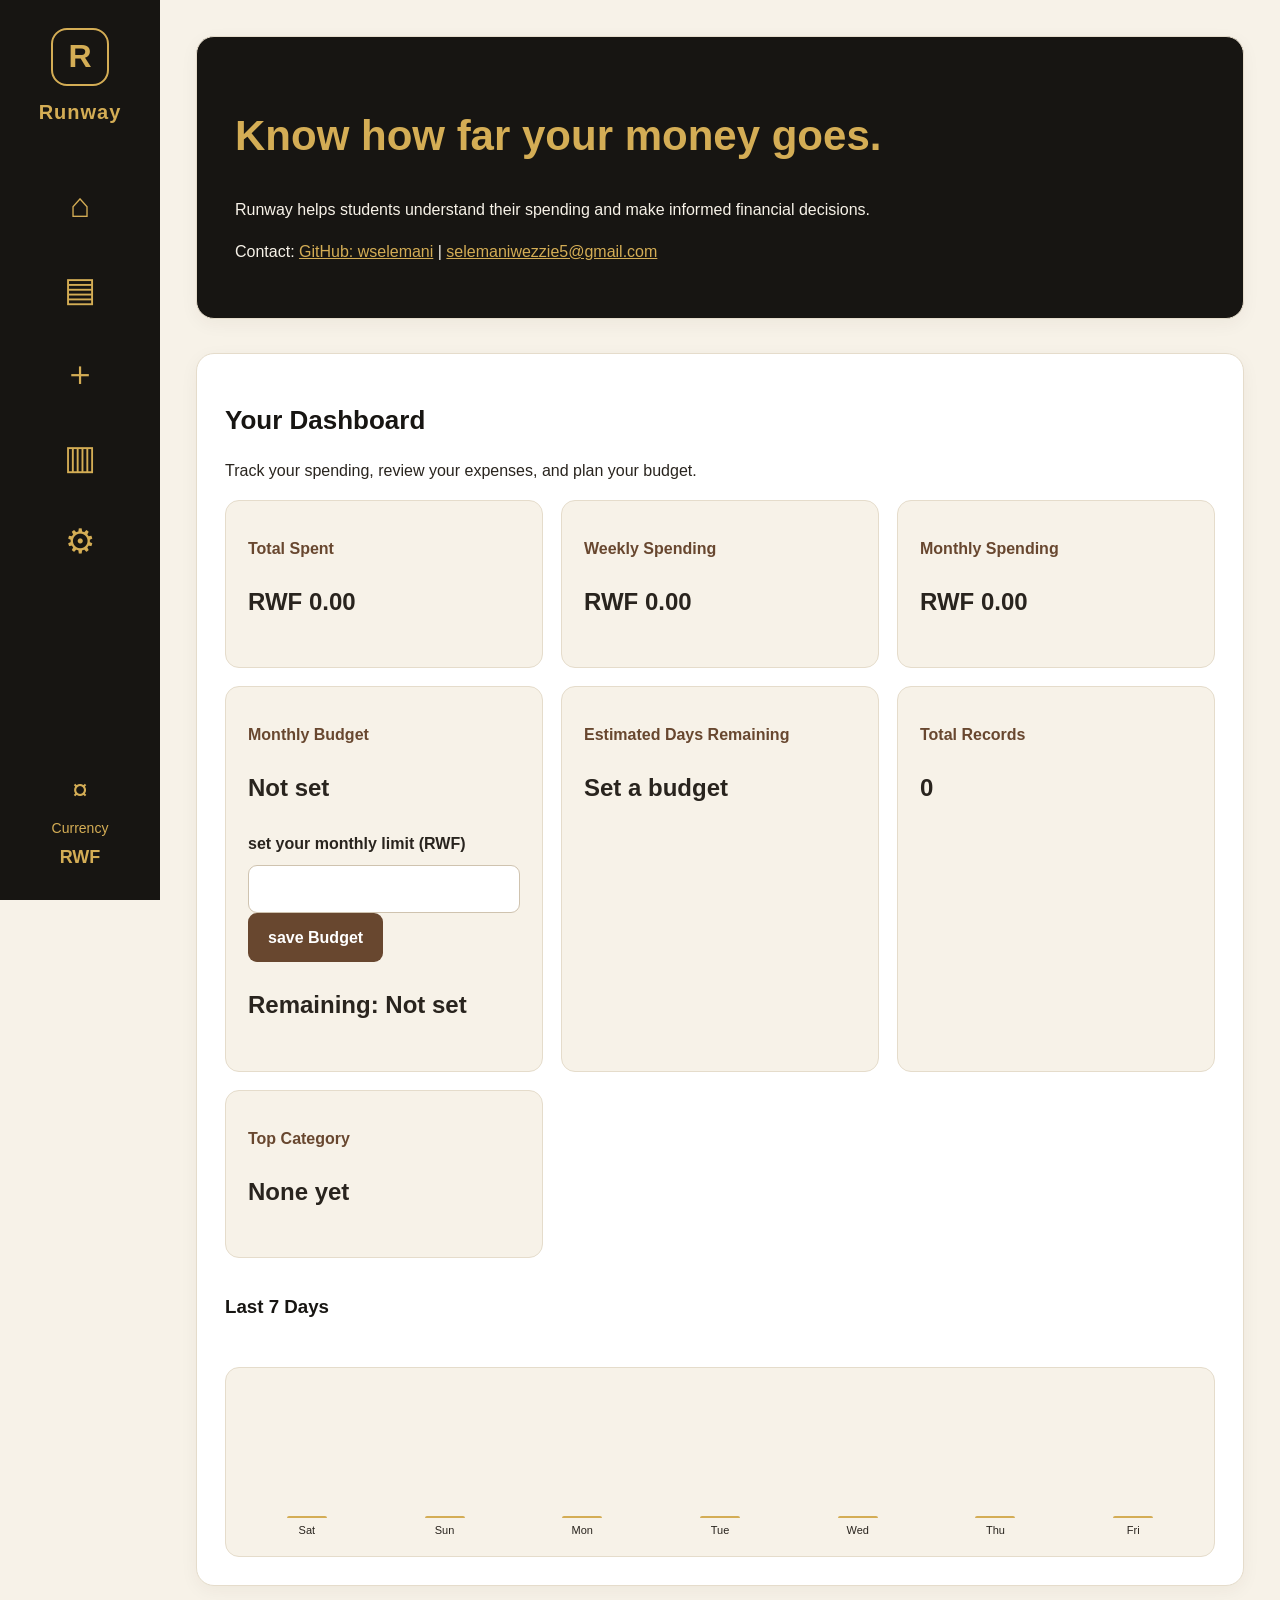
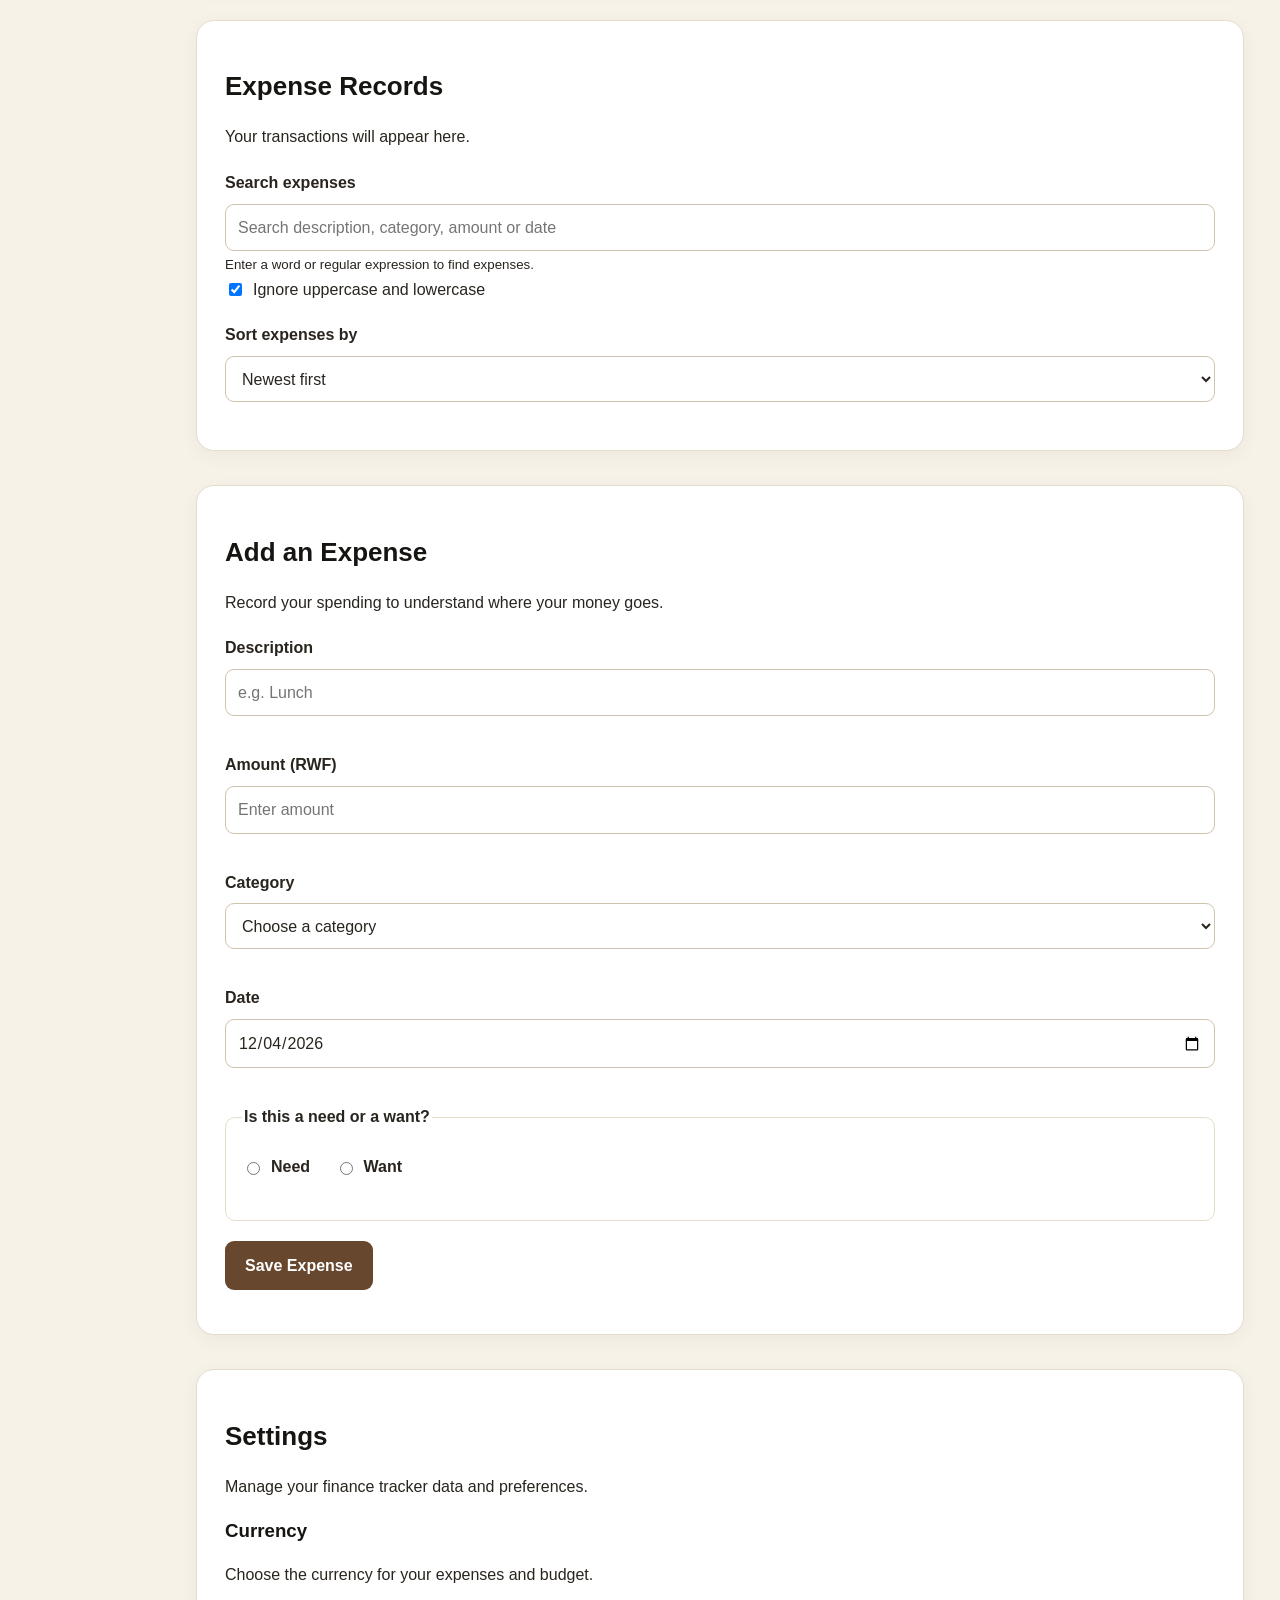
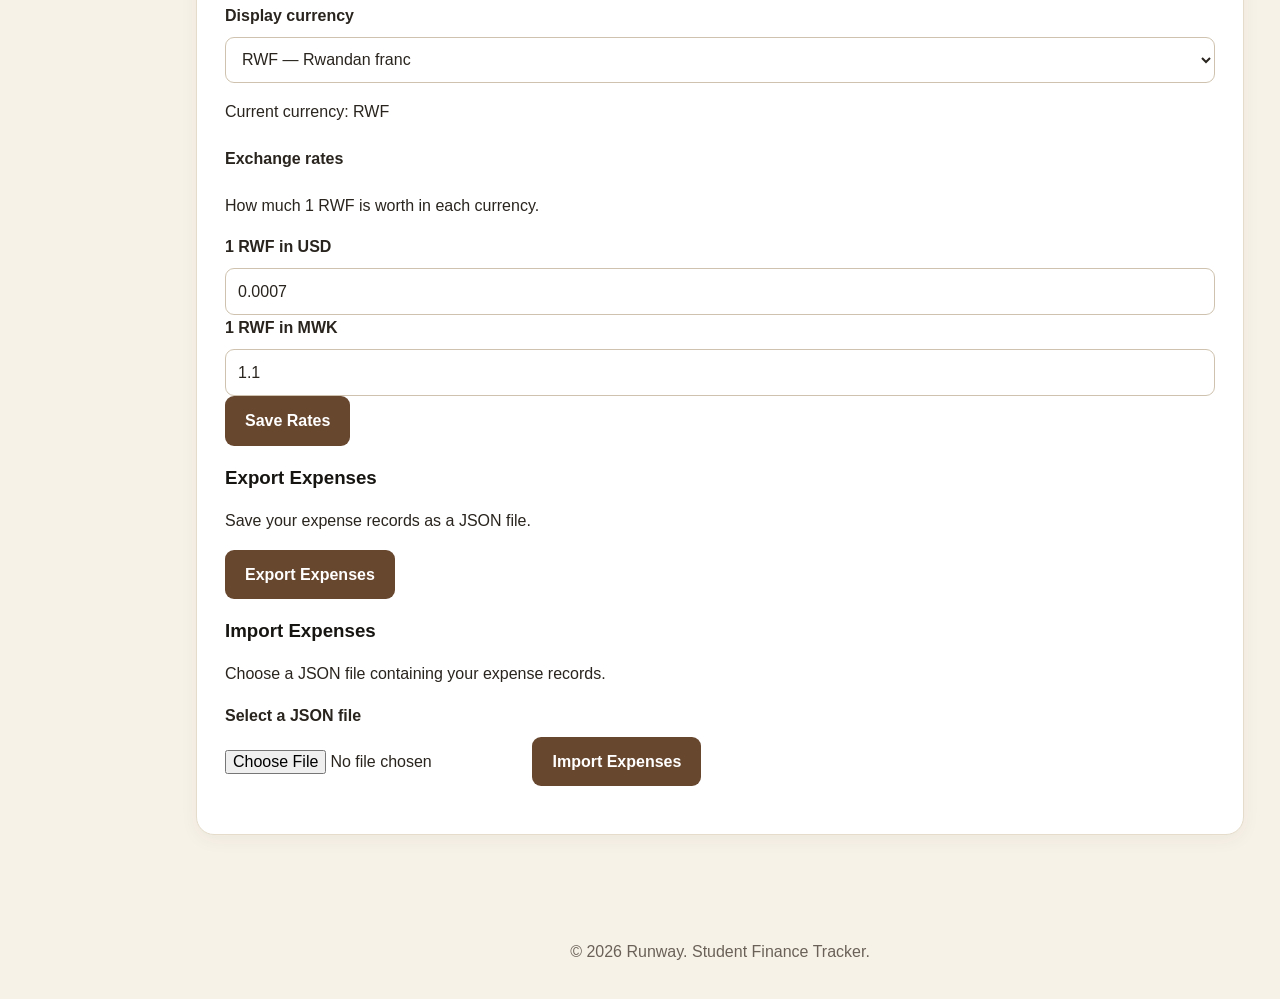
<file: index.html>
<!DOCTYPE html>
<html lang="en">
    <head>
        <meta charset="UTF-8">
        <meta name="viewport" content="width=device-width, initial-scale=1.0">
        <meta name="description" content="Runway helps students understand and manage their spending.">
        <title>Runway | Student Finance Tracker</title>
        <link rel="icon" href="data:,">
        <link rel="stylesheet" href="styles/main.css">
        <script type="module" src="scripts/main.js"></script>
    </head>
    <body>
       <a class="skip-link" href="#main-content">Skip to main content</a>

    <header class="sidebar">
        <a class="brand" href="#about" aria-label="Runway home">
            <span class="brand-icon" aria-hidden="true">R</span>
            <span class="brand-name">Runway</span>
        </a>

        <nav aria-label="Main navigation">
            <ul class="nav-list">
                <li>
                    <a href="#dashboard" aria-label="Dashboard" title="Dashboard">
                        <span aria-hidden="true">⌂</span>
                    </a>
                </li>
                <li>
                    <a href="#records" aria-label="Transactions" title="Transactions">
                        <span aria-hidden="true">▤</span>
                    </a>
                </li>
                <li>
                    <a href="#expense-form" aria-label="Add Expense" title="Add Expense">
                        <span aria-hidden="true">＋</span>
                    </a>
                </li>
                <li>
                    <a href="#dashboard" aria-label="Spending Insights" title="Spending Insights">
                        <span aria-hidden="true">▥</span>
                    </a>
                </li>
                <li>
                    <a href="#settings" aria-label="Settings" title="Settings">
                        <span aria-hidden="true">⚙</span>
                    </a>
                </li>
            </ul>
        </nav>

        <div class="sidebar-currency">
            <span aria-hidden="true">¤</span>
            <p>Currency</p>
            <strong>RWF</strong>
        </div>
    </header>

    <main id="main-content">
        <section id="about" aria-labelledby="about-title">
            <h1 id="about-title">Know how far your money goes.</h1>
            <p>Runway helps students understand their spending and make informed financial decisions.</p>
            <p>
                Contact:
                <a href="https://github.com/wselemani">GitHub: wselemani</a>
                |
                <a href="mailto:selemaniwezzie5@gmail.com">selemaniwezzie5@gmail.com</a>
            </p>
        </section>

        <section id="dashboard" aria-labelledby="dashboard-title">
            <h2 id="dashboard-title">Your Dashboard</h2>
            <p>Track your spending, review your expenses, and plan your budget.</p>

            <div class="dashboard-summary">
                <article class="summary-card">
                    <h3>Total Spent</h3>
                    <p id="total-spent">0</p>
                </article>

                <article class="summary-card">
                    <h3>Weekly Spending</h3>
                    <p id="weekly-spent">0</p>
                </article>

                <article class="summary-card">
                    <h3>Monthly Spending</h3>
                   <p id="monthly-spent">0</p>
                </article>

                <article class="summary-card">
                    <h3>Monthly Budget</h3>
                    <p id="monthly-budget">Not set</p>

                    <form id="budget-form">
                        <label for="budget-amount">set your monthly limit (RWF)</label>
                        <input
                            type="number"
                            id="budget-amount"
                            min="0.01"
                            step="0.01"
                            required
                        >
                        <button type="submit">save Budget</button>
                        <p id="budget-status" role="status"></p>
                    </form>

                    <p>Remaining: <span id="budget-remaining">Not set</span></p>
                    <p id="budget-message-polite" role="status"></p>
                    <p id="budget-message-alert" role="alert"></p>
                </article>

                <article class="summary-card">
                    <h3>Estimated Days Remaining</h3>
                    <p id="runway-days">Set a budget</p>
                </article>

                <article class="summary-card">
                    <h3>Total Records</h3>
                    <p id="record-count">0</p>
                </article>

                <article class="summary-card">
                    <h3>Top Category</h3>
                    <p id="top-category">None yet</p>
                </article>

                <h3>Last 7 Days</h3>
                <div class="trend-chart" id="trend-chart" role="group" aria-label="Bar chart of spending over the last 7 days"></div>
            </div>
        </section>

        <section id="records" aria-labelledby="records-title">
            <h2 id="records-title" tabindex="-1">Expense Records</h2>

            <p id="records-message" aria-live="polite">Your transactions will appear here.</p>

            <div class="form-group">
                <label for="expense-search">Search expenses</label>
                <input
                    type="search"
                    id="expense-search"
                    placeholder="Search description, category, amount or date"
                    aria-describedby="search-help"
                >
                <small id="search-help">
                    Enter a word or regular expression to find expenses.
                </small>
                <label class="check-label">
                    <input type="checkbox" id="case-toggle" checked>
                    Ignore uppercase and lowercase
                </label>
            </div>

            <div class="form-group">
                <label for="sort-expenses">Sort expenses by</label>
                <select id="sort-expenses">
                    <option value="newest">Newest first</option>
                    <option value="oldest">Oldest first</option>
                    <option value="description">Description (A–Z)</option>
                    <option value="amount-high">Amount (highest first)</option>
                    <option value="amount-low">Amount (lowest first)</option>
                </select>
            </div>
        </section>

        <section id="expense-form" aria-labelledby="expense-title">
            <h2 id="expense-title">Add an Expense</h2>
            <p>Record your spending to understand where your money goes.</p>

            <form id="expense-entry-form" novalidate>
                <div class="form-group">
                    <label for="expense-description">Description</label>
                    <input type="text" id="expense-description" name="description" placeholder="e.g. Lunch">
                    <small class="error-message" id="description-error" aria-live="polite"></small>
                </div>

                <div class="form-group">
                    <label for="expense-amount">Amount (RWF)</label>
                    <input type="number" id="expense-amount" name="amount" step="0.01" placeholder="Enter amount">
                    <small class="error-message" id="amount-error" aria-live="polite"></small>
                </div>

                <div class="form-group">
                    <label for="expense-category">Category</label>
                    <select id="expense-category" name="category">
                        <option value="">Choose a category</option>
                        <option value="Food">Food</option>
                        <option value="Books">Books</option>
                        <option value="Transport">Transport</option>
                        <option value="Entertainment">Entertainment</option>
                        <option value="Fees">Fees</option>
                        <option value="Other">Other</option>
                    </select>
                    <small class="error-message" id="category-error" aria-live="polite"></small>
                </div>

                <div class="form-group">
                    <label for="expense-date">Date</label>
                    <input type="date" id="expense-date" name="date">
                    <small class="error-message" id="date-error" aria-live="polite"></small>
                </div>

                <fieldset class="form-group">
                    <legend>Is this a need or a want?</legend>
                    <label>
                        <input type="radio" name="needWant" value="need">
                        Need
                    </label>
                    <label>
                        <input type="radio" name="needWant" value="want">
                        Want
                    </label>
                    <small class="error-message" id="needwant-error" aria-live="polite"></small>
                </fieldset>

                <button type="submit">Save Expense</button>
                <p id="form-status" role="status"></p>
            </form>
        </section>

        <section id="settings" aria-labelledby="settings-title">
            <h2 id="settings-title">Settings</h2>
            <p>Manage your finance tracker data and preferences.</p>

            <div class="form-group">
                <h3>Currency</h3>
                <p>Choose the currency for your expenses and budget.</p>

                <label for="currency-select">Display currency</label>
                <select id="currency-select">
                    <option value="RWF">RWF — Rwandan franc</option>
                    <option value="USD">USD — US dollar</option>
                    <option value="MWK">MWK — Malawian kwacha</option>
                </select>

                <p id="currency-status" role="status" aria-live="polite">
                    Current currency: RWF
                </p>

                <h4>Exchange rates</h4>
                <p>How much 1 RWF is worth in each currency.</p>

                <label for="rate-usd">1 RWF in USD</label>
                <input type="number" id="rate-usd" min="0" step="any">

                <label for="rate-mwk">1 RWF in MWK</label>
                <input type="number" id="rate-mwk" min="0" step="any">

                <button type="button" id="save-rates">Save Rates</button>
                <p id="rates-status" role="status" aria-live="polite"></p>
            </div>

            <div class="form-group">
                <h3>Export Expenses</h3>
                <p>Save your expense records as a JSON file.</p>
                <button type="button" id="export-expenses">Export Expenses</button>
            </div>

            <div class="form-group">
                <h3>Import Expenses</h3>
                <p>Choose a JSON file containing your expense records.</p>
                <label for="import-file">Select a JSON file</label>
                <input type="file" id="import-file" accept=".json,application/json">
                <button type="button" id="import-expenses">Import Expenses</button>
                <p id="import-status" role="status" aria-live="polite"></p>
            </div>
        </section>
    </main>

    <footer class="site-footer">
        <p>&copy; 2026 Runway. Student Finance Tracker.</p>
    </footer>
</body>
</html>
</file>
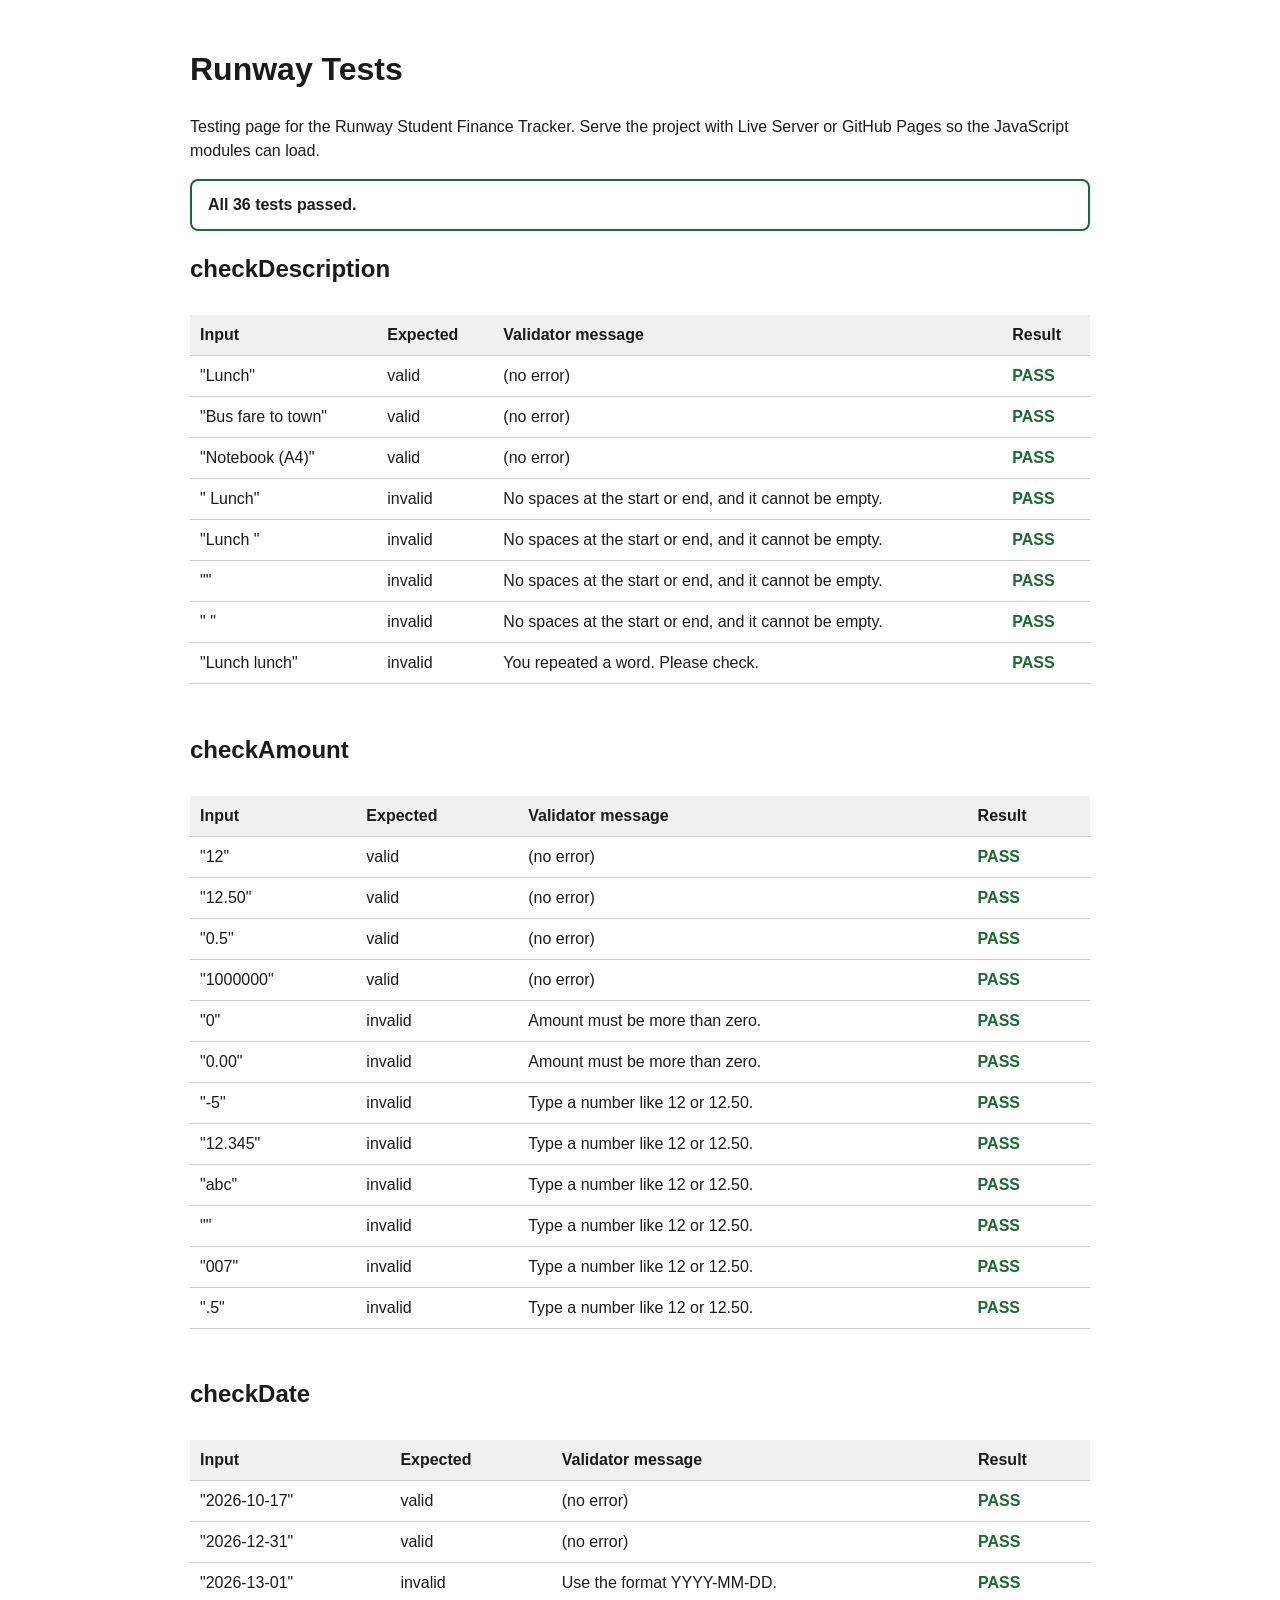
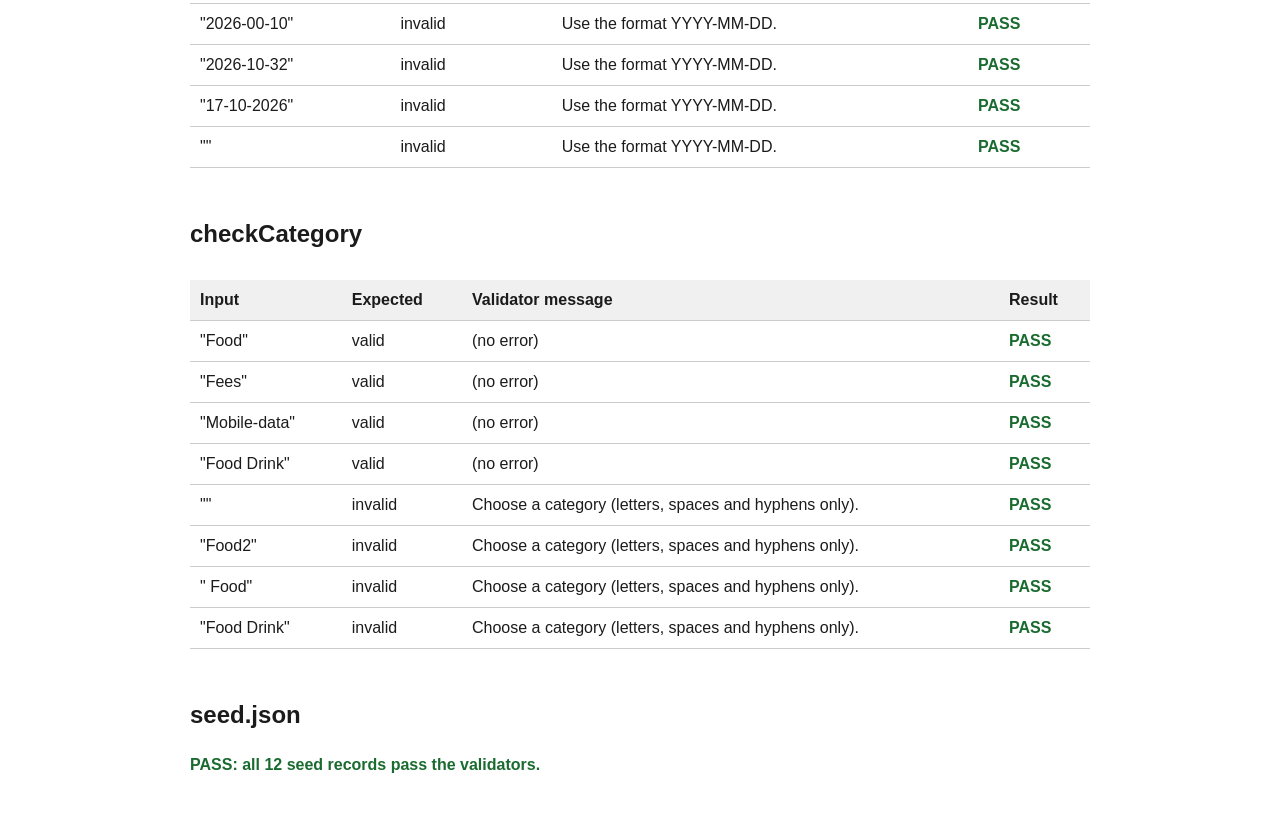
<file: tests.html>
<!DOCTYPE html>
<html lang="en">
<head>
    <meta charset="UTF-8">
    <meta name="viewport" content="width=device-width, initial-scale=1.0">
    <title>Runway Tests</title>
    <style>
        body { font-family: Arial, sans-serif; margin: 0; padding: 24px; line-height: 1.5; color: #1b1b1b; background: #ffffff; }
        main { max-width: 900px; margin: 0 auto; }
        #summary { font-weight: bold; padding: 12px 16px; border: 2px solid #444444; border-radius: 8px; }
        #summary.ok { border-color: #1a6b2f; }
        #summary.bad { border-color: #b3261e; }
        .table-wrap { overflow-x: auto; }
        table { width: 100%; border-collapse: collapse; margin: 8px 0 28px; }
        th, td { text-align: left; padding: 8px 10px; border-bottom: 1px solid #cccccc; }
        th { background: #f0f0f0; }
        .pass { color: #1a6b2f; font-weight: bold; }
        .fail { color: #b3261e; font-weight: bold; }
    </style>
</head>
<body>
    <main>
        <h1>Runway Tests</h1>
        <p>Testing page for the Runway Student Finance Tracker. Serve the project with Live Server or GitHub Pages so the JavaScript modules can load.</p>

        <p id="summary" role="status">Running tests...</p>

        <div id="results"></div>
    </main>

    <script type="module">
        import { checkDescription, checkAmount, checkDate, checkCategory } from "./scripts/validators.js";

        // Each case is [input, shouldBeValid].
        const suites = [
            {
                name: "checkDescription",
                fn: checkDescription,
                cases: [
                    ["Lunch", true],
                    ["Bus fare to town", true],
                    ["Notebook (A4)", true],
                    [" Lunch", false],
                    ["Lunch ", false],
                    ["", false],
                    ["   ", false],
                    ["Lunch lunch", false]
                ]
            },
            {
                name: "checkAmount",
                fn: checkAmount,
                cases: [
                    ["12", true],
                    ["12.50", true],
                    ["0.5", true],
                    ["1000000", true],
                    ["0", false],
                    ["0.00", false],
                    ["-5", false],
                    ["12.345", false],
                    ["abc", false],
                    ["", false],
                    ["007", false],
                    [".5", false]
                ]
            },
            {
                name: "checkDate",
                fn: checkDate,
                cases: [
                    ["2026-10-17", true],
                    ["2026-12-31", true],
                    ["2026-13-01", false],
                    ["2026-00-10", false],
                    ["2026-10-32", false],
                    ["17-10-2026", false],
                    ["", false]
                ]
            },
            {
                name: "checkCategory",
                fn: checkCategory,
                cases: [
                    ["Food", true],
                    ["Fees", true],
                    ["Mobile-data", true],
                    ["Food Drink", true],
                    ["", false],
                    ["Food2", false],
                    [" Food", false],
                    ["Food  Drink", false]
                ]
            }
        ];

        const results = document.getElementById("results");
        const summary = document.getElementById("summary");
        let total = 0;
        let failed = 0;

        function runSuite(suite) {
            const heading = document.createElement("h2");
            heading.textContent = suite.name;

            const wrap = document.createElement("div");
            wrap.className = "table-wrap";

            const table = document.createElement("table");
            const headerRow = table.createTHead().insertRow();

            ["Input", "Expected", "Validator message", "Result"].forEach(function (text) {
                const th = document.createElement("th");
                th.scope = "col";
                th.textContent = text;
                headerRow.append(th);
            });

            const body = table.createTBody();

            suite.cases.forEach(function (testCase) {
                const input = testCase[0];
                const expectValid = testCase[1];
                const message = suite.fn(input);
                const isValid = message === "";
                const passed = isValid === expectValid;

                total++;
                if (!passed) {
                    failed++;
                }

                const row = body.insertRow();
                row.insertCell().textContent = JSON.stringify(input);
                row.insertCell().textContent = expectValid ? "valid" : "invalid";
                row.insertCell().textContent = message || "(no error)";

                const resultCell = row.insertCell();
                resultCell.textContent = passed ? "PASS" : "FAIL";
                resultCell.className = passed ? "pass" : "fail";
            });

            wrap.append(table);
            results.append(heading, wrap);
        }

        async function runSeedCheck() {
            const heading = document.createElement("h2");
            heading.textContent = "seed.json";

            const status = document.createElement("p");
            total++;

            try {
                const response = await fetch("./seed.json");
                const records = await response.json();

                const bad = records.filter(function (record) {
                    return checkDescription(record.description) ||
                        checkAmount(String(record.amount)) ||
                        checkDate(record.date) ||
                        checkCategory(record.category) ||
                        !["need", "want"].includes(record.needWant);
                });

                if (bad.length > 0) {
                    failed++;
                    status.className = "fail";
                    status.textContent = "FAIL: invalid records: " +
                        bad.map(function (record) { return record.id; }).join(", ");
                } else {
                    status.className = "pass";
                    status.textContent = "PASS: all " + records.length +
                        " seed records pass the validators.";
                }
            } catch (error) {
                failed++;
                status.className = "fail";
                status.textContent = "FAIL: could not load seed.json (" + error.message + ")";
            }

            results.append(heading, status);
        }

        suites.forEach(runSuite);
        await runSeedCheck();

        summary.textContent = failed === 0
            ? "All " + total + " tests passed."
            : failed + " of " + total + " tests failed.";
        summary.className = failed === 0 ? "ok" : "bad";
    </script>
</body>
</html>
</file>
<file: styles/main.css>
:root {
    --black: #171512;
    --gold: #D4AD55;
    --brown: #68472F;
    --cream: #F7F2E8;
    --white: #FFFFFF;
    --text: #29241E;
    --muted: #6A6258;
    --border: #E5DCCB;
}

* {
    box-sizing: border-box;
}

html {
    scroll-behavior: smooth;
}

body {
    margin: 0;
    background: var(--cream);
    color: var(--text);
    font-family: Arial, sans-serif;
    line-height: 1.6;
}

.skip-link {
    position: absolute;
    top: -100px;
    left: 12px;
    z-index: 100;
    background: var(--gold);
    color: var(--black);
    padding: 12px;
}

.skip-link:focus {
    top: 12px;
}

/* Wider black sidebar */
.sidebar {
    position: fixed;
    top: 0;
    left: 0;
    bottom: 0;
    width: 160px;
    padding: 28px 16px;
    background: var(--black);
    display: flex;
    flex-direction: column;
    align-items: center;
    z-index: 10;
    overflow-y: auto;
}

.brand {
    display: flex;
    flex-direction: column;
    align-items: center;
    gap: 10px;
    color: var(--gold);
    text-decoration: none;
    font-weight: bold;
}

.brand-icon {
    display: flex;
    align-items: center;
    justify-content: center;
    width: 58px;
    height: 58px;
    border: 2px solid var(--gold);
    border-radius: 16px;
    font-size: 32px;
}

.brand-name {
    font-size: 20px;
    letter-spacing: 1px;
}

.sidebar nav {
    width: 100%;
    margin-top: 44px;
}

.nav-list {
    list-style: none;
    padding: 0;
    margin: 0;
    display: flex;
    flex-direction: column;
    align-items: center;
    gap: 18px;
}

.nav-list a {
    width: 100px;
    height: 66px;
    display: flex;
    align-items: center;
    justify-content: center;
    border-radius: 15px;
    background: transparent;
    color: var(--gold);
    text-decoration: none;
    font-size: 34px;
    transition: background 0.2s, color 0.2s;
}

.nav-list a:hover,
.nav-list a:focus {
    background: var(--gold);
    color: var(--black);
}

.nav-list a:focus-visible {
    outline: 3px solid var(--white);
    outline-offset: 2px;
}

.sidebar-currency {
    margin-top: auto;
    padding-top: 30px;
    color: var(--gold);
    text-align: center;
    font-size: 14px;
}

.sidebar-currency span {
    font-size: 28px;
}

.sidebar-currency p {
    margin: 4px 0;
}

.sidebar-currency strong {
    font-size: 18px;
}

/* Main page */
main {
    margin-left: 160px;
    padding: 36px;
    max-width: 1500px;
}

section {
    margin-bottom: 34px;
    padding: 28px;
    background: var(--white);
    border: 1px solid var(--border);
    border-radius: 18px;
    box-shadow: 0 5px 18px rgba(50, 35, 15, 0.05);
    scroll-margin-top: 20px;
}

h1,
h2,
h3 {
    color: var(--black);
    line-height: 1.25;
}

h1 {
    font-size: clamp(28px, 4vw, 42px);
    max-width: 700px;
}

h2 {
    font-size: 26px;
}

section#about {
    background: var(--black);
    color: var(--white);
    padding: 38px;
}

section#about h1 {
    color: var(--gold);
}

section#about p {
    max-width: 650px;
    color: var(--cream);
}

.dashboard-summary {
    display: grid;
    grid-template-columns: minmax(0, 1fr);
    gap: 18px;
}

.summary-card {
    min-width: 0;
    padding: 22px;
    background: var(--cream);
    border: 1px solid var(--border);
    border-radius: 14px;
}

.summary-card h3 {
    font-size: 16px;
    color: var(--brown);
}

.summary-card p {
    font-size: 24px;
    font-weight: bold;
    overflow-wrap: anywhere;
}

.form-group {
    margin: 20px 0;
}

label,
legend {
    display: block;
    margin-bottom: 8px;
    font-weight: bold;
}

input,
select,
button {
    font: inherit;
}

input:not([type="radio"]):not([type="file"]),
select {
    width: 100%;
    min-height: 46px;
    padding: 10px 12px;
    border: 1px solid #CFC3AF;
    border-radius: 9px;
    background: var(--white);
    color: var(--text);
}

input:focus,
select:focus,
button:focus {
    outline: 3px solid rgba(212, 173, 85, 0.55);
    outline-offset: 2px;
}

fieldset {
    border: 1px solid var(--border);
    border-radius: 10px;
    padding: 16px;
}

fieldset label {
    display: inline-flex;
    align-items: center;
    gap: 8px;
    margin-right: 20px;
}

button {
    padding: 12px 20px;
    border: none;
    border-radius: 9px;
    background: var(--brown);
    color: var(--white);
    font-weight: bold;
    cursor: pointer;
}

button:hover {
    background: var(--black);
    color: var(--gold);
}

.site-footer {
    margin-left: 160px;
    padding: 18px 30px;
    color: var(--muted);
    text-align: center;
}

/* Tablet and larger screens */
@media (min-width: 768px) {
    .dashboard-summary {
        grid-template-columns: repeat(2, minmax(0, 1fr));
    }
}

/* Desktop */
@media (min-width: 1024px) {
    .dashboard-summary {
        grid-template-columns: repeat(3, minmax(0, 1fr));
    }
}

/* Small phones */
@media (max-width: 480px) {
    .sidebar {
        width: 85px;
        padding: 20px 8px;
    }

    .brand-icon {
        width: 46px;
        height: 46px;
        font-size: 25px;
    }

    .brand-name {
        font-size: 16px;
    }

    .sidebar nav {
        margin-top: 28px;
    }

    .nav-list {
        gap: 12px;
    }

    .nav-list a {
        width: 60px;
        max-width: 100%;
        height: 54px;
        font-size: 28px;
    }

    .sidebar-currency {
        font-size: 12px;
    }

    main {
        margin-left: 85px;
        padding: 10px;
        width: calc(100% - 85px);
        max-width: none;
        min-width: 0;
    }

    section {
        padding: 18px;
    }

    section#about {
        padding: 22px;
    }

    .site-footer {
        margin-left: 85px;
        padding: 14px 8px;
        font-size: 12px;
    }
}


/* Runway records table */
#records {
    width: 100%;
    max-width: 100%;
    overflow-x: auto;
}

#records table {
    width: 100%;
    min-width: 0px;
    margin-top: 0px;
    border-collapse: separate;
    border-spacing: 0;
    background: var(--white);
    border: 1px solid var(--border);
    border-radius: 14px;
    overflow: hidden;
    box-shadow: 0 6px 18px rgba(23, 21, 18, 0.08);
}

#records th {
    padding: 18px 20px;
    background: var(--black);
    color: var(--gold);
    text-align: left;
    font-size: 14px;
    letter-spacing: 0.4px;
    border-bottom: 3px solid var(--gold);
    white-space: nowrap;
}

#records td {
    padding: 17px 20px;
    color: var(--text);
    border-bottom: 1px solid var(--border);
    text-align: left;
}

#records tr:nth-child(even) td {
    background: var(--cream);
}

#records tr:hover td {
    background: #F0E5CB;
}

#records tr:last-child td {
    border-bottom: none;
}

#records td:nth-child(4) {
    color: var(--brown);
    font-weight: bold;
    white-space: nowrap;
}

.error-message {
    display: block;
    color: #B3261E;
    font-weight: bold;
    min-height: 1.2em;
}

mark {
    background: var(--gold);
    color: var(--black);
    padding: 0 2px;
    border-radius: 3px;
}

.check-label {
    display: flex;
    align-items: center;
    gap: 8px;
    font-weight: normal;
}

#records input[type="checkbox"] {
    width: auto;
    min-height: 0;
}

.trend-chart {
    display: flex;
    align-items: flex-end;
    gap: 8px;
    height: 190px;
    margin-top: 12px;
    padding: 16px;
    background: var(--cream);
    border: 1px solid var(--border);
    border-radius: 14px;
}

.trend-col {
    flex: 1;
    min-width: 0;
    display: flex;
    flex-direction: column;
    justify-content: flex-end;
    align-items: center;
    gap: 4px;
    font-size: 11px;
    text-align: center;
    overflow-wrap: anywhere;
}

.trend-bar {
    width: 100%;
    max-width: 40px;
    min-height: 2px;
    background: var(--gold);
    border-radius: 6px 6px 0 0;
    transform-origin: bottom;
    animation: grow 0.5s ease;
}

@keyframes grow {
    from { transform: scaleY(0); }
    to { transform: scaleY(1); }
}

.dashboard-summary > h3,
.dashboard-summary > .trend-chart {
    grid-column: 1 / -1;
}

.trend-col span {
    white-space: nowrap;
}

/* Very small phones (about 360px) */
@media (max-width: 360px) {
    .sidebar {
        width: 64px;
    }

    .nav-list a {
        width: 48px;
        height: 48px;
        font-size: 24px;
    }

    .brand-name,
    .sidebar-currency p {
        display: none;
    }

    main {
        margin-left: 64px;
        width: calc(100% - 64px);
        padding: 8px;
    }

    .site-footer {
        margin-left: 64px;
    }
}

/* Respect people who prefer less motion */
@media (prefers-reduced-motion: reduce) {
    html {
        scroll-behavior: auto;
    }

    .trend-bar {
        animation: none;
    }
}

section#about a {
    color: var(--gold);
}

section#about a:focus-visible {
    outline: 3px solid var(--white);
    outline-offset: 2px;

}

@media (max-width: 600px) {
    .sidebar {
        position: sticky;
        top: 0;
        left: auto;
        bottom: auto;
        width: 100%;
        height: auto;
        flex-direction: row;
        justify-content: space-between;
        padding: 8px 12px;
        overflow: visible;
    }
 
    .brand {
        flex-direction: row;
        gap: 8px;
    }

    .brand-icon {
        width: 40px;
        height: 40px;
        font-size: 22px;
        border-radius: 12px;
    }

    .brand-name,
    .sidebar-currency {
        display: none;
    }

    .sidebar nav {
        width: auto;
        margin-top: 0;
    }

    .nav-list {
        flex-direction: row;
        gap: 4px;
    }

    .nav-list a {
        width: 44px;
        height: 44px;
        font-size: 22px;
    }

    main {
        margin-left: 0;
        width: 100%;
        padding: 12px;
    }

    .site-footer {
        margin-left: 0;
    }

    section {
        scroll-margin-top: 80px; 
    
    }

}

html,
body {
    overflow-x: clip;
}
</file>
